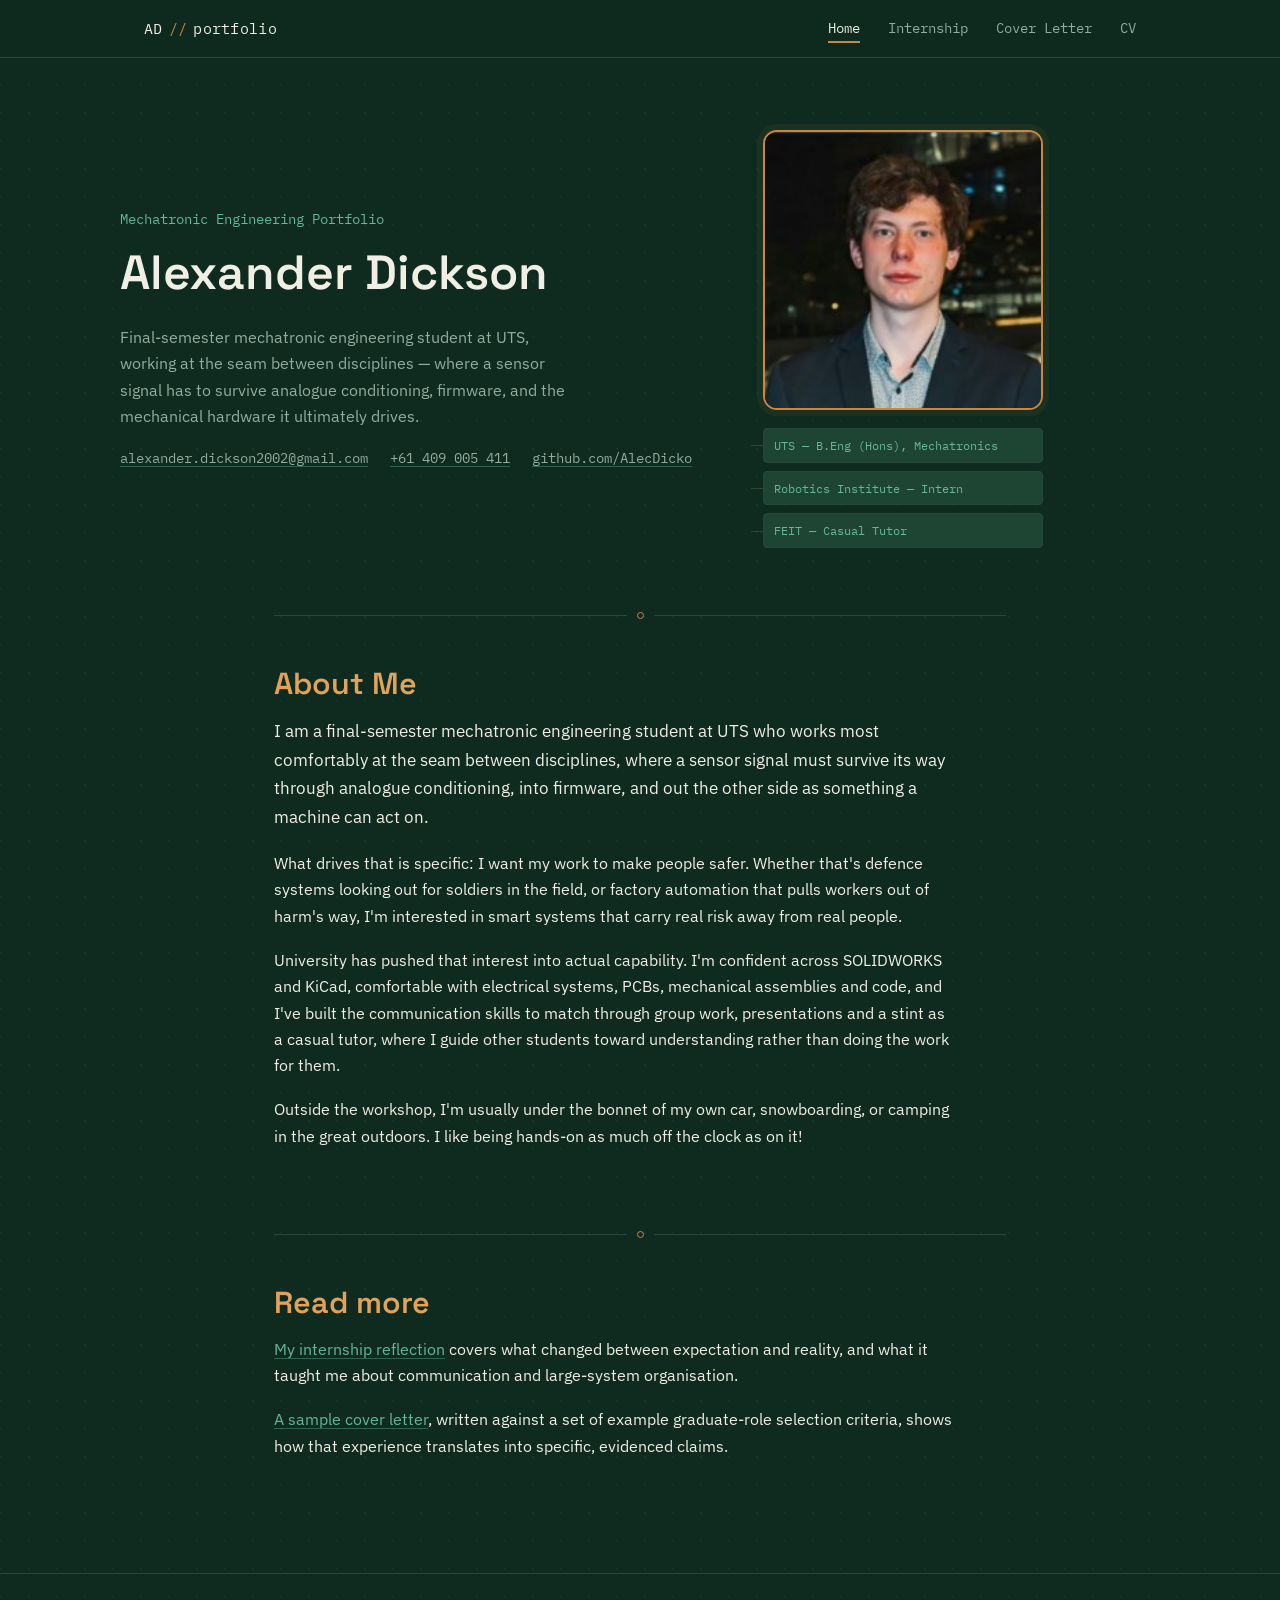
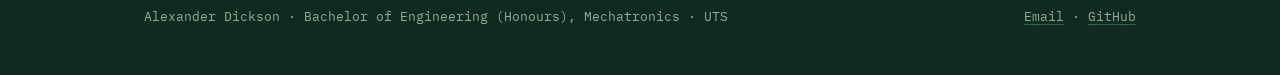
<file: docs/index.html>
<!DOCTYPE html>
<html lang="en">
<head>
<meta charset="UTF-8">
<meta name="viewport" content="width=device-width, initial-scale=1.0">
<title>Alexander Dickson — Mechatronic Engineering Portfolio</title>
<meta name="description" content="Portfolio of Alexander Dickson, final-semester mechatronic engineering student at UTS.">
<link rel="icon" href="data:image/svg+xml,<svg xmlns=%22http://www.w3.org/2000/svg%22 viewBox=%220 0 32 32%22><rect width=%2232%22 height=%2232%22 rx=%226%22 fill=%22%230F2A1F%22/><circle cx=%228%22 cy=%2216%22 r=%222.4%22 fill=%22%23C9873F%22/><circle cx=%2224%22 cy=%2216%22 r=%222.4%22 fill=%22%2363B79B%22/><line x1=%228%22 y1=%2216%22 x2=%2224%22 y2=%2216%22 stroke=%22%23C9873F%22 stroke-width=%222%22/></svg>">
<link rel="stylesheet" href="assets/css/style.css">
</head>
<body>

<nav class="site-nav">
  <div class="site-nav__inner">
    <a href="index.html" class="brand">AD<span class="brand__dot">//</span>portfolio</a>
    <button class="nav-toggle" aria-label="Toggle navigation" aria-expanded="false">&#9776;</button>
    <ul class="nav-links">
      <li><a href="index.html" aria-current="page">Home</a></li>
      <li><a href="internship.html">Internship</a></li>
      <li><a href="cover-letter.html">Cover Letter</a></li>
      <li><a href="cv.html">CV</a></li>
    </ul>
  </div>
</nav>

<header class="hero wrap wrap--wide">
  <div class="hero__grid">
    <div>
      <p class="hero__eyebrow mono">Mechatronic Engineering Portfolio</p>
      <h1 class="hero__title">Alexander Dickson</h1>
      <p class="hero__sub">Final-semester mechatronic engineering student at UTS, working at the seam between disciplines — where a sensor signal has to survive analogue conditioning, firmware, and the mechanical hardware it ultimately drives.</p>
      <div class="hero__contact">
        <a href="mailto:alexander.dickson2002@gmail.com">alexander.dickson2002@gmail.com</a>
        <a href="tel:+61409005411">+61 409 005 411</a>
        <a href="https://github.com/AlecDicko" target="_blank" rel="noopener">github.com/AlecDicko</a>
      </div>
    </div>
    <div class="hero__portrait-wrap">
      <img class="hero__portrait" src="assets/img/alexander.jpg" alt="Alexander Dickson">
      <ul class="hero__tags">
        <li>UTS — B.Eng (Hons), Mechatronics</li>
        <li>Robotics Institute — Intern</li>
        <li>FEIT — Casual Tutor</li>
      </ul>
    </div>
  </div>
</header>

<main class="wrap">

  <div class="trace-divider"><span class="trace-divider__via"></span></div>

  <section class="section" id="about">
    <h2>About Me</h2>
    <p class="lede">I am a final-semester mechatronic engineering student at UTS who works most comfortably at the seam between disciplines, where a sensor signal must survive its way through analogue conditioning, into firmware, and out the other side as something a machine can act on.</p>

    <p>What drives that is specific: I want my work to make people safer. Whether that's defence systems looking out for soldiers in the field, or factory automation that pulls workers out of harm's way, I'm interested in smart systems that carry real risk away from real people.</p>

    <p>University has pushed that interest into actual capability. I'm confident across SOLIDWORKS and KiCad, comfortable with electrical systems, PCBs, mechanical assemblies and code, and I've built the communication skills to match through group work, presentations and a stint as a casual tutor, where I guide other students toward understanding rather than doing the work for them.</p>

    <p>Outside the workshop, I'm usually under the bonnet of my own car, snowboarding, or camping in the great outdoors. I like being hands-on as much off the clock as on it!</p>
  </section>

  <div class="trace-divider"><span class="trace-divider__via"></span></div>

  <section class="section">
    <h2>Read more</h2>
    <p>
      <a href="internship.html">My internship reflection</a> covers what changed between expectation and reality, and what it taught me about communication and large-system organisation.
    </p>
    <p>
      <a href="cover-letter.html">A sample cover letter</a>, written against a set of example graduate-role selection criteria, shows how that experience translates into specific, evidenced claims.
    </p>
  </section>

</main>

<footer class="site-footer">
  <div class="site-footer__inner">
    <span>Alexander Dickson &middot; Bachelor of Engineering (Honours), Mechatronics &middot; UTS</span>
    <span><a href="mailto:alexander.dickson2002@gmail.com">Email</a> &middot; <a href="https://github.com/AlecDicko" target="_blank" rel="noopener">GitHub</a></span>
  </div>
</footer>

<script src="assets/js/main.js"></script>
</body>
</html>
</file>
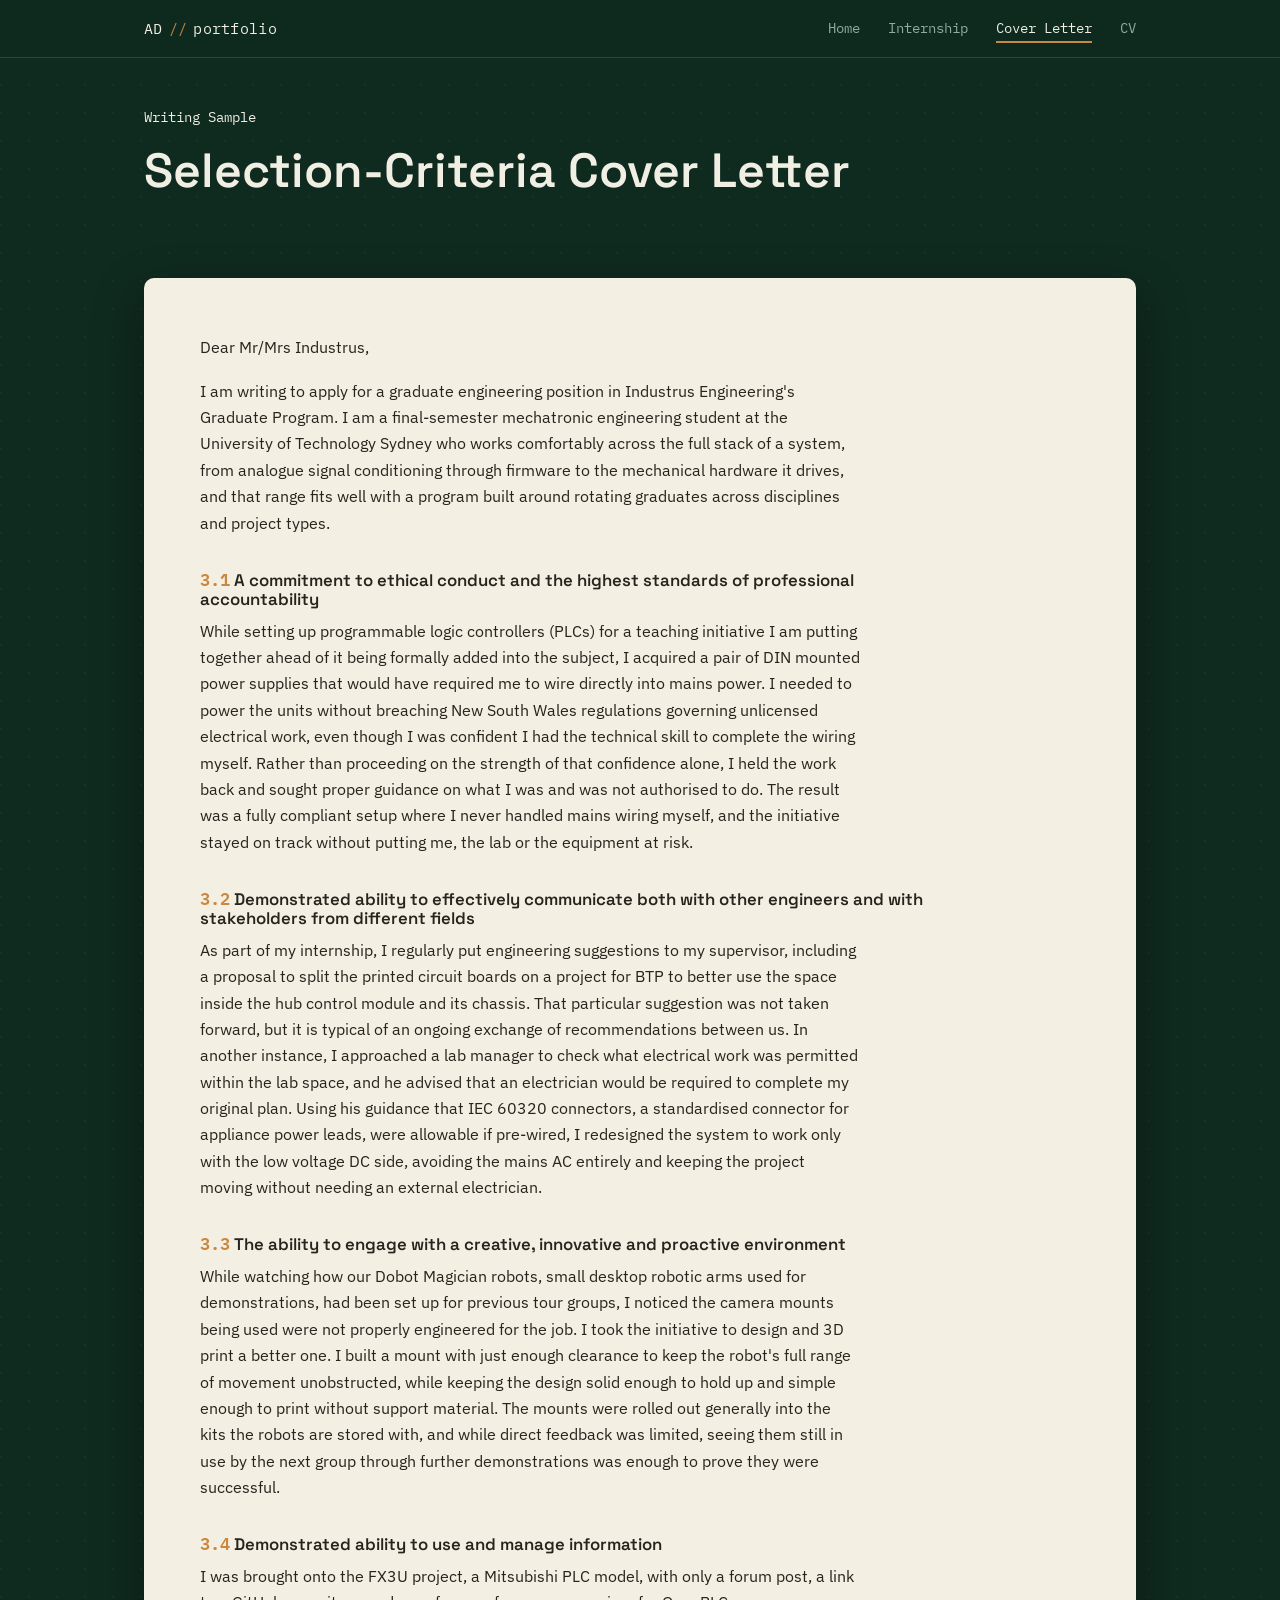
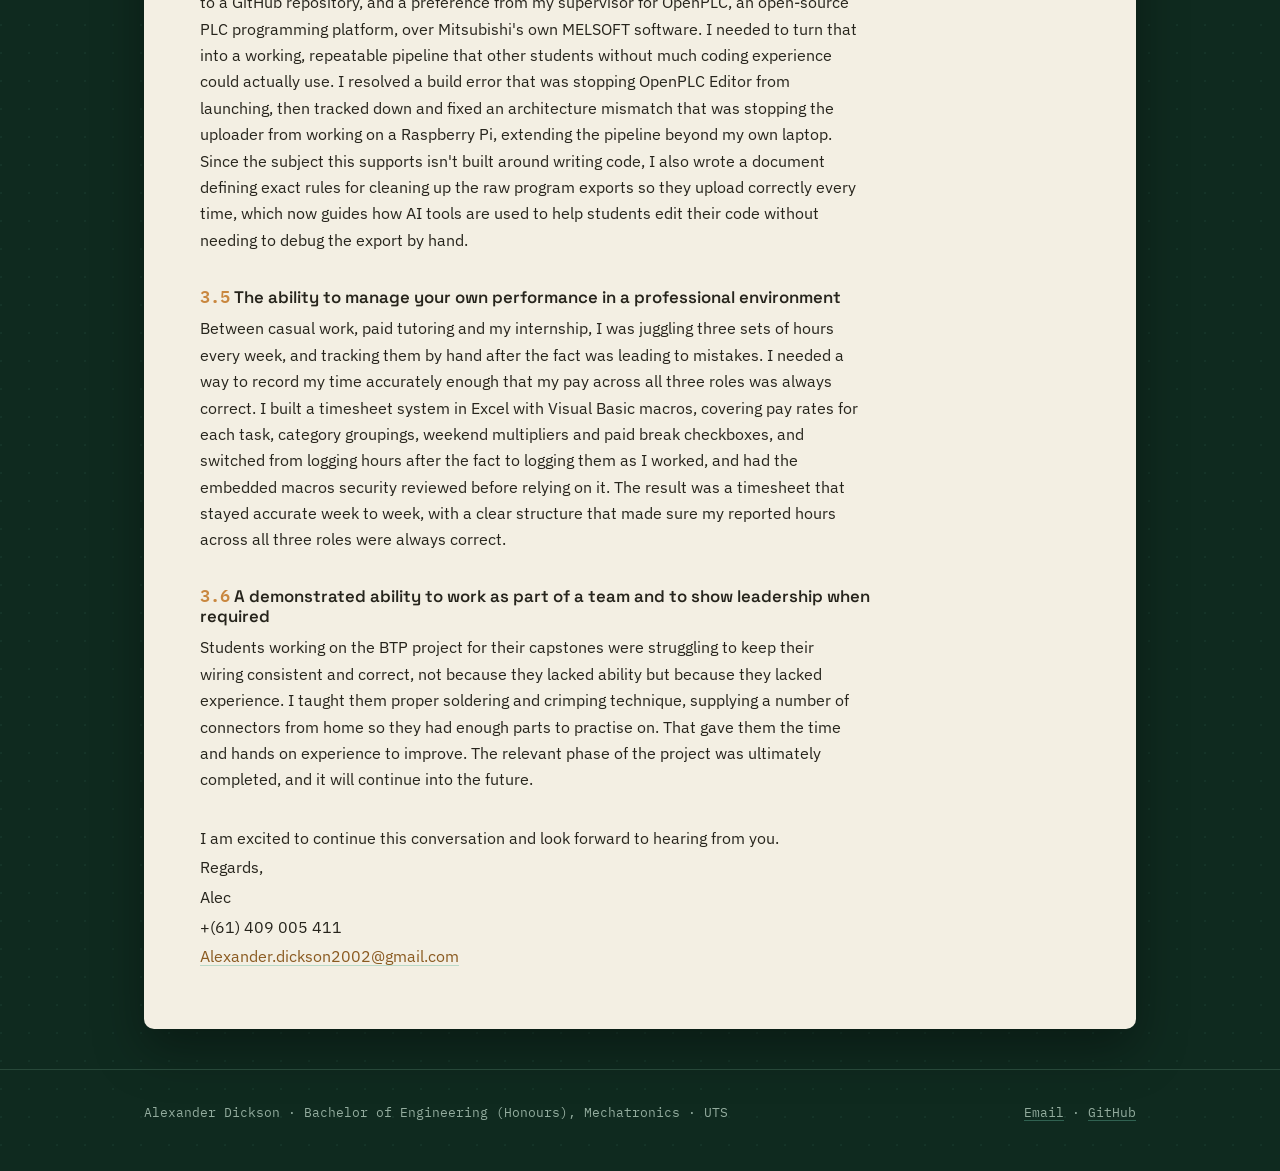
<file: docs/cover-letter.html>
<!DOCTYPE html>
<html lang="en">
<head>
<meta charset="UTF-8">
<meta name="viewport" content="width=device-width, initial-scale=1.0">
<title>Cover Letter Sample — Alexander Dickson</title>
<meta name="description" content="Sample selection-criteria cover letter.">
<link rel="icon" href="data:image/svg+xml,<svg xmlns=%22http://www.w3.org/2000/svg%22 viewBox=%220 0 32 32%22><rect width=%2232%22 height=%2232%22 rx=%226%22 fill=%22%230F2A1F%22/><circle cx=%228%22 cy=%2216%22 r=%222.4%22 fill=%22%23C9873F%22/><circle cx=%2224%22 cy=%2216%22 r=%222.4%22 fill=%22%2363B79B%22/><line x1=%228%22 y1=%2216%22 x2=%2224%22 y2=%2216%22 stroke=%22%23C9873F%22 stroke-width=%222%22/></svg>">
<link rel="stylesheet" href="assets/css/style.css">
</head>
<body>

<nav class="site-nav">
  <div class="site-nav__inner">
    <a href="index.html" class="brand">AD<span class="brand__dot">//</span>portfolio</a>
    <button class="nav-toggle" aria-label="Toggle navigation" aria-expanded="false">&#9776;</button>
    <ul class="nav-links">
      <li><a href="index.html">Home</a></li>
      <li><a href="internship.html">Internship</a></li>
      <li><a href="cover-letter.html" aria-current="page">Cover Letter</a></li>
      <li><a href="cv.html">CV</a></li>
    </ul>
  </div>
</nav>

<main class="wrap wrap--wide">
  <header class="section" style="padding-top: 48px;">
    <p class="hero__eyebrow mono">Writing Sample</p>
    <h1>Selection-Criteria Cover Letter</h1>
  </header>

  <article class="doc-card">
    <p>Dear Mr/Mrs Industrus,</p>

    <p>I am writing to apply for a graduate engineering position in Industrus Engineering's Graduate Program. I am a final-semester mechatronic engineering student at the University of Technology Sydney who works comfortably across the full stack of a system, from analogue signal conditioning through firmware to the mechanical hardware it drives, and that range fits well with a program built around rotating graduates across disciplines and project types.</p>

    <h3><span class="mono">3.1</span> A commitment to ethical conduct and the highest standards of professional accountability</h3>
    <p>While setting up programmable logic controllers (PLCs) for a teaching initiative I am putting together ahead of it being formally added into the subject, I acquired a pair of DIN mounted power supplies that would have required me to wire directly into mains power. I needed to power the units without breaching New South Wales regulations governing unlicensed electrical work, even though I was confident I had the technical skill to complete the wiring myself. Rather than proceeding on the strength of that confidence alone, I held the work back and sought proper guidance on what I was and was not authorised to do. The result was a fully compliant setup where I never handled mains wiring myself, and the initiative stayed on track without putting me, the lab or the equipment at risk.</p>

    <h3><span class="mono">3.2</span> Demonstrated ability to effectively communicate both with other engineers and with stakeholders from different fields</h3>
    <p>As part of my internship, I regularly put engineering suggestions to my supervisor, including a proposal to split the printed circuit boards on a project for BTP to better use the space inside the hub control module and its chassis. That particular suggestion was not taken forward, but it is typical of an ongoing exchange of recommendations between us. In another instance, I approached a lab manager to check what electrical work was permitted within the lab space, and he advised that an electrician would be required to complete my original plan. Using his guidance that IEC 60320 connectors, a standardised connector for appliance power leads, were allowable if pre-wired, I redesigned the system to work only with the low voltage DC side, avoiding the mains AC entirely and keeping the project moving without needing an external electrician.</p>

    <h3><span class="mono">3.3</span> The ability to engage with a creative, innovative and proactive environment</h3>
    <p>While watching how our Dobot Magician robots, small desktop robotic arms used for demonstrations, had been set up for previous tour groups, I noticed the camera mounts being used were not properly engineered for the job. I took the initiative to design and 3D print a better one. I built a mount with just enough clearance to keep the robot's full range of movement unobstructed, while keeping the design solid enough to hold up and simple enough to print without support material. The mounts were rolled out generally into the kits the robots are stored with, and while direct feedback was limited, seeing them still in use by the next group through further demonstrations was enough to prove they were successful.</p>

    <h3><span class="mono">3.4</span> Demonstrated ability to use and manage information</h3>
    <p>I was brought onto the FX3U project, a Mitsubishi PLC model, with only a forum post, a link to a GitHub repository, and a preference from my supervisor for OpenPLC, an open-source PLC programming platform, over Mitsubishi's own MELSOFT software. I needed to turn that into a working, repeatable pipeline that other students without much coding experience could actually use. I resolved a build error that was stopping OpenPLC Editor from launching, then tracked down and fixed an architecture mismatch that was stopping the uploader from working on a Raspberry Pi, extending the pipeline beyond my own laptop. Since the subject this supports isn't built around writing code, I also wrote a document defining exact rules for cleaning up the raw program exports so they upload correctly every time, which now guides how AI tools are used to help students edit their code without needing to debug the export by hand.</p>

    <h3><span class="mono">3.5</span> The ability to manage your own performance in a professional environment</h3>
    <p>Between casual work, paid tutoring and my internship, I was juggling three sets of hours every week, and tracking them by hand after the fact was leading to mistakes. I needed a way to record my time accurately enough that my pay across all three roles was always correct. I built a timesheet system in Excel with Visual Basic macros, covering pay rates for each task, category groupings, weekend multipliers and paid break checkboxes, and switched from logging hours after the fact to logging them as I worked, and had the embedded macros security reviewed before relying on it. The result was a timesheet that stayed accurate week to week, with a clear structure that made sure my reported hours across all three roles were always correct.</p>

    <h3><span class="mono">3.6</span> A demonstrated ability to work as part of a team and to show leadership when required</h3>
    <p>Students working on the BTP project for their capstones were struggling to keep their wiring consistent and correct, not because they lacked ability but because they lacked experience. I taught them proper soldering and crimping technique, supplying a number of connectors from home so they had enough parts to practise on. That gave them the time and hands on experience to improve. The relevant phase of the project was ultimately completed, and it will continue into the future.</p>

    <div class="sign-off">
      <p>I am excited to continue this conversation and look forward to hearing from you.</p>
      <p>Regards,</p>
      <p>Alec</p>
      <p>+(61) 409 005 411</p>
      <p><a href="mailto:Alexander.dickson2002@gmail.com">Alexander.dickson2002@gmail.com</a></p>
    </div>
  </article>
</main>

<footer class="site-footer">
  <div class="site-footer__inner">
    <span>Alexander Dickson &middot; Bachelor of Engineering (Honours), Mechatronics &middot; UTS</span>
    <span><a href="mailto:alexander.dickson2002@gmail.com">Email</a> &middot; <a href="https://github.com/AlecDicko" target="_blank" rel="noopener">GitHub</a></span>
  </div>
</footer>

<script src="assets/js/main.js"></script>
</body>
</html>
</file>
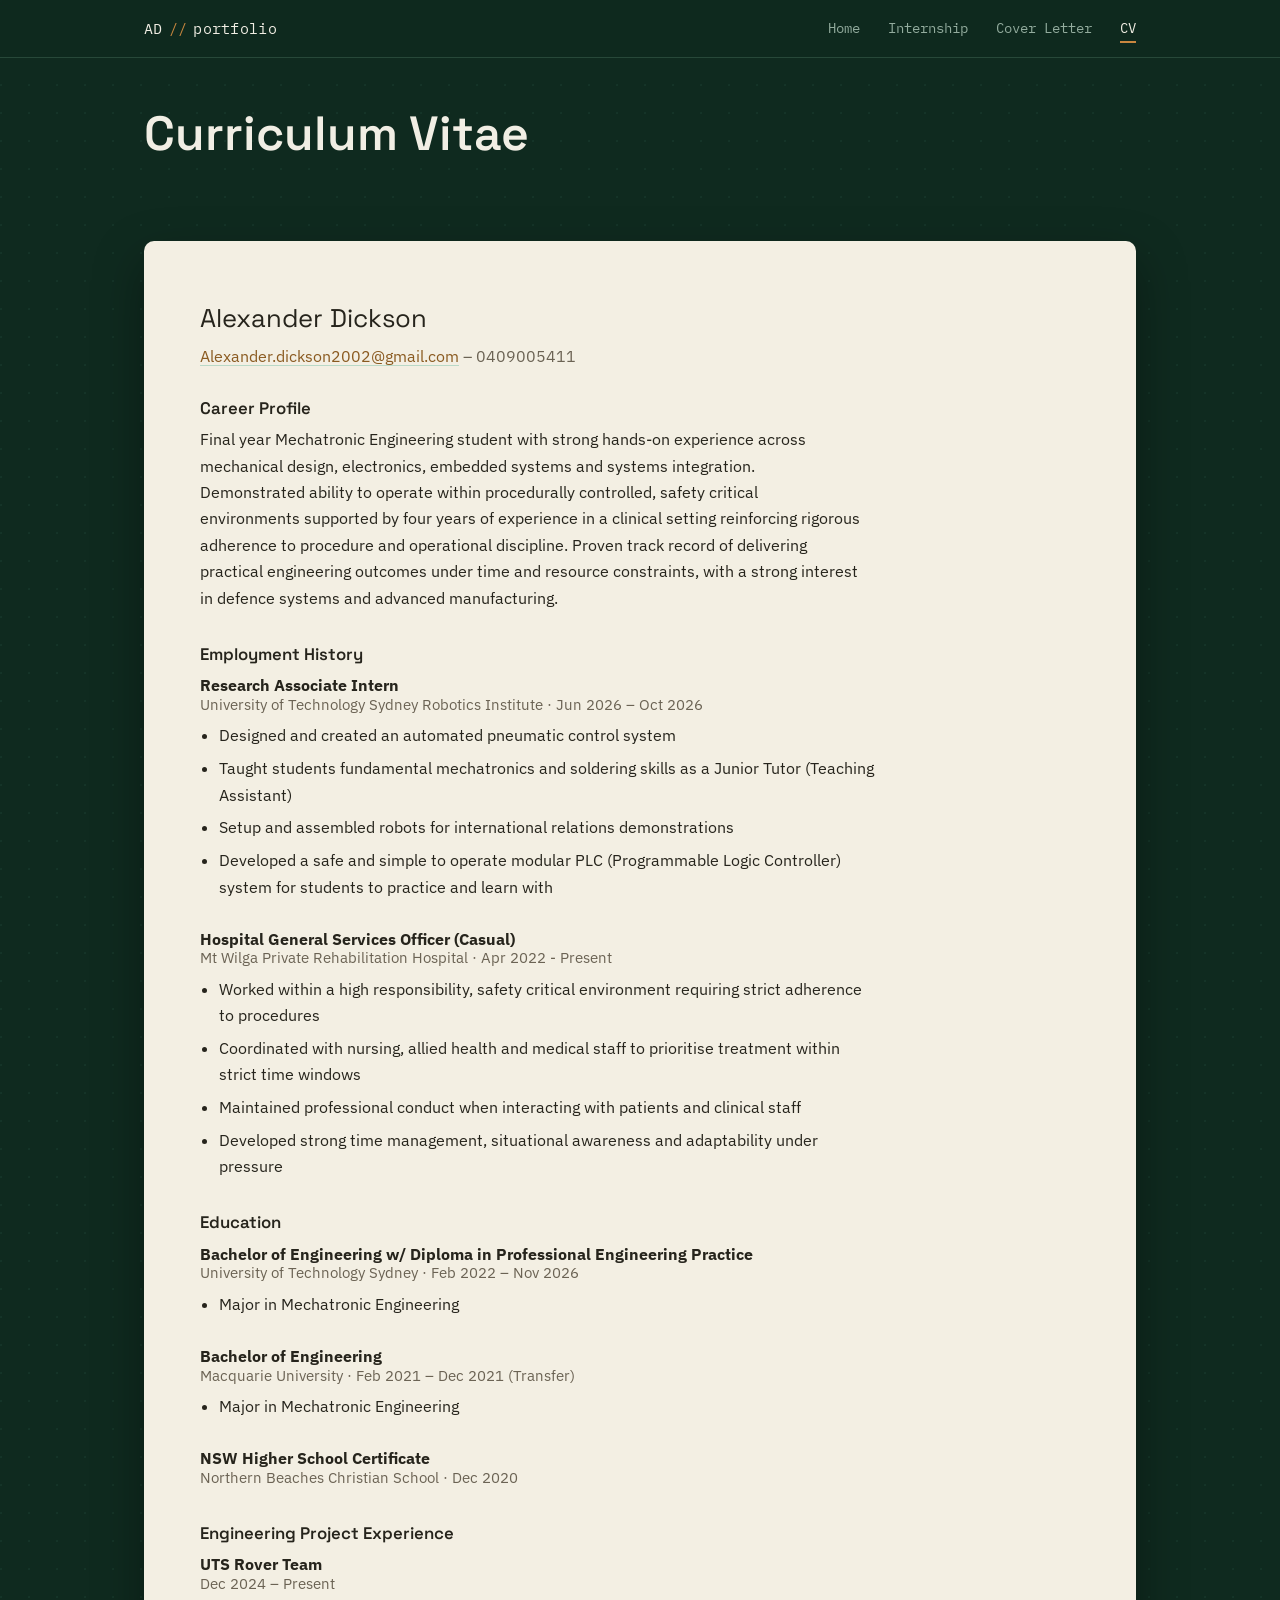
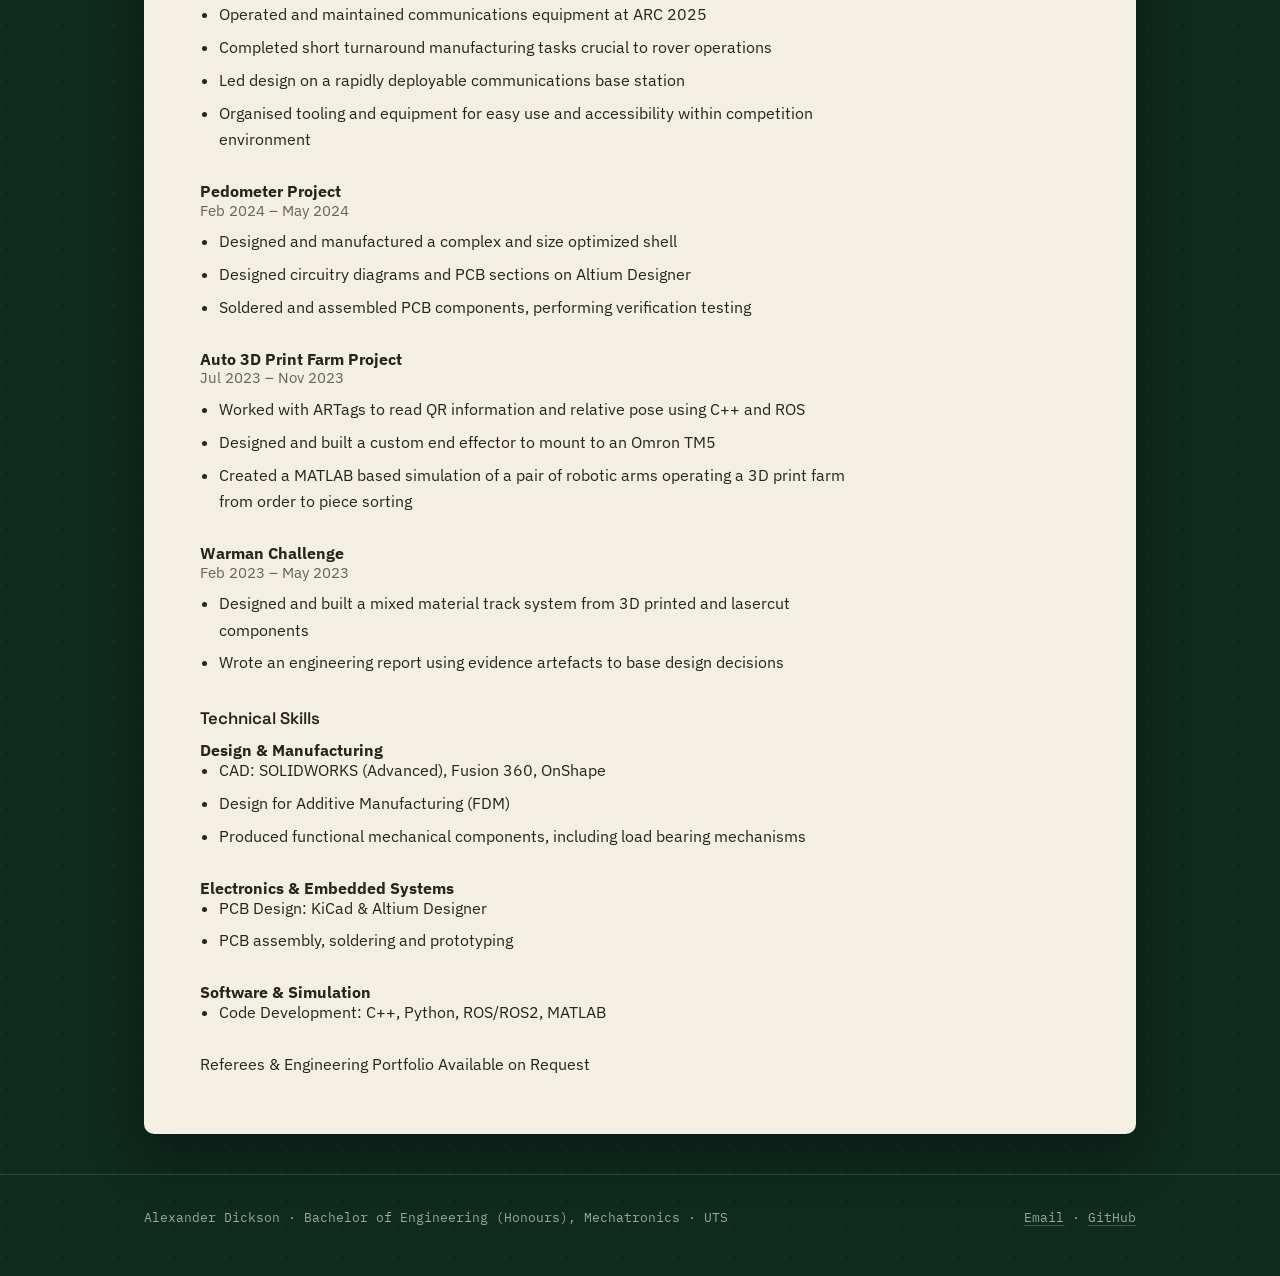
<file: docs/cv.html>
<!DOCTYPE html>
<html lang="en">
<head>
<meta charset="UTF-8">
<meta name="viewport" content="width=device-width, initial-scale=1.0">
<title>CV — Alexander Dickson</title>
<meta name="description" content="Curriculum Vitae, final-year Mechatronic Engineering student.">
<link rel="icon" href="data:image/svg+xml,<svg xmlns=%22http://www.w3.org/2000/svg%22 viewBox=%220 0 32 32%22><rect width=%2232%22 height=%2232%22 rx=%226%22 fill=%22%230F2A1F%22/><circle cx=%228%22 cy=%2216%22 r=%222.4%22 fill=%22%23C9873F%22/><circle cx=%2224%22 cy=%2216%22 r=%222.4%22 fill=%22%2363B79B%22/><line x1=%228%22 y1=%2216%22 x2=%2224%22 y2=%2216%22 stroke=%22%23C9873F%22 stroke-width=%222%22/></svg>">
<link rel="stylesheet" href="assets/css/style.css">
</head>
<body>

<nav class="site-nav">
  <div class="site-nav__inner">
    <a href="index.html" class="brand">AD<span class="brand__dot">//</span>portfolio</a>
    <button class="nav-toggle" aria-label="Toggle navigation" aria-expanded="false">&#9776;</button>
    <ul class="nav-links">
      <li><a href="index.html">Home</a></li>
      <li><a href="internship.html">Internship</a></li>
      <li><a href="cover-letter.html">Cover Letter</a></li>
      <li><a href="cv.html" aria-current="page">CV</a></li>
    </ul>
  </div>
</nav>

<main class="wrap wrap--wide">
  <header class="section" style="padding-top: 48px;">
    <h1>Curriculum Vitae</h1>
  </header>

  <article class="doc-card">
    <p class="cv-name">Alexander Dickson</p>
    <p class="cv-contact"><a href="mailto:Alexander.dickson2002@gmail.com">Alexander.dickson2002@gmail.com</a> &ndash; 0409005411</p>

    <h3 style="margin-top:0;">Career Profile</h3>
    <p>Final year Mechatronic Engineering student with strong hands-on experience across mechanical design, electronics, embedded systems and systems integration. Demonstrated ability to operate within procedurally controlled, safety critical environments supported by four years of experience in a clinical setting reinforcing rigorous adherence to procedure and operational discipline. Proven track record of delivering practical engineering outcomes under time and resource constraints, with a strong interest in defence systems and advanced manufacturing.</p>

    <h3>Employment History</h3>

    <p style="margin-bottom:0;"><strong>Research Associate Intern</strong></p>
    <p class="role-meta">University of Technology Sydney Robotics Institute &middot; Jun 2026 &ndash; Oct 2026</p>
    <ul>
      <li>Designed and created an automated pneumatic control system</li>
      <li>Taught students fundamental mechatronics and soldering skills as a Junior Tutor (Teaching Assistant)</li>
      <li>Setup and assembled robots for international relations demonstrations</li>
      <li>Developed a safe and simple to operate modular PLC (Programmable Logic Controller) system for students to practice and learn with</li>
    </ul>

    <p style="margin-bottom:0;"><strong>Hospital General Services Officer (Casual)</strong></p>
    <p class="role-meta">Mt Wilga Private Rehabilitation Hospital &middot; Apr 2022 - Present</p>
    <ul>
      <li>Worked within a high responsibility, safety critical environment requiring strict adherence to procedures</li>
      <li>Coordinated with nursing, allied health and medical staff to prioritise treatment within strict time windows</li>
      <li>Maintained professional conduct when interacting with patients and clinical staff</li>
      <li>Developed strong time management, situational awareness and adaptability under pressure</li>
    </ul>

    <h3>Education</h3>

    <p style="margin-bottom:0;"><strong>Bachelor of Engineering w/ Diploma in Professional Engineering Practice</strong></p>
    <p class="role-meta">University of Technology Sydney &middot; Feb 2022 &ndash; Nov 2026</p>
    <ul>
      <li>Major in Mechatronic Engineering</li>
    </ul>

    <p style="margin-bottom:0;"><strong>Bachelor of Engineering</strong></p>
    <p class="role-meta">Macquarie University &middot; Feb 2021 &ndash; Dec 2021 (Transfer)</p>
    <ul>
      <li>Major in Mechatronic Engineering</li>
    </ul>

    <p style="margin-bottom:0;"><strong>NSW Higher School Certificate</strong></p>
    <p class="role-meta">Northern Beaches Christian School &middot; Dec 2020</p>

    <h3>Engineering Project Experience</h3>

    <p style="margin-bottom:0;"><strong>UTS Rover Team</strong></p>
    <p class="role-meta">Dec 2024 &ndash; Present</p>
    <ul>
      <li>Operated and maintained communications equipment at ARC 2025</li>
      <li>Completed short turnaround manufacturing tasks crucial to rover operations</li>
      <li>Led design on a rapidly deployable communications base station</li>
      <li>Organised tooling and equipment for easy use and accessibility within competition environment</li>
    </ul>

    <p style="margin-bottom:0;"><strong>Pedometer Project</strong></p>
    <p class="role-meta">Feb 2024 &ndash; May 2024</p>
    <ul>
      <li>Designed and manufactured a complex and size optimized shell</li>
      <li>Designed circuitry diagrams and PCB sections on Altium Designer</li>
      <li>Soldered and assembled PCB components, performing verification testing</li>
    </ul>

    <p style="margin-bottom:0;"><strong>Auto 3D Print Farm Project</strong></p>
    <p class="role-meta">Jul 2023 &ndash; Nov 2023</p>
    <ul>
      <li>Worked with ARTags to read QR information and relative pose using C++ and ROS</li>
      <li>Designed and built a custom end effector to mount to an Omron TM5</li>
      <li>Created a MATLAB based simulation of a pair of robotic arms operating a 3D print farm from order to piece sorting</li>
    </ul>

    <p style="margin-bottom:0;"><strong>Warman Challenge</strong></p>
    <p class="role-meta">Feb 2023 &ndash; May 2023</p>
    <ul>
      <li>Designed and built a mixed material track system from 3D printed and lasercut components</li>
      <li>Wrote an engineering report using evidence artefacts to base design decisions</li>
    </ul>

    <h3>Technical Skills</h3>

    <p style="margin-bottom:0;"><strong>Design &amp; Manufacturing</strong></p>
    <ul>
      <li>CAD: SOLIDWORKS (Advanced), Fusion 360, OnShape</li>
      <li>Design for Additive Manufacturing (FDM)</li>
      <li>Produced functional mechanical components, including load bearing mechanisms</li>
    </ul>

    <p style="margin-bottom:0;"><strong>Electronics &amp; Embedded Systems</strong></p>
    <ul>
      <li>PCB Design: KiCad &amp; Altium Designer</li>
      <li>PCB assembly, soldering and prototyping</li>
    </ul>

    <p style="margin-bottom:0;"><strong>Software &amp; Simulation</strong></p>
    <ul>
      <li>Code Development: C++, Python, ROS/ROS2, MATLAB</li>
    </ul>

    <p style="margin-top:1.6em; margin-bottom:0;">Referees &amp; Engineering Portfolio Available on Request</p>
  </article>
</main>

<footer class="site-footer">
  <div class="site-footer__inner">
    <span>Alexander Dickson &middot; Bachelor of Engineering (Honours), Mechatronics &middot; UTS</span>
    <span><a href="mailto:alexander.dickson2002@gmail.com">Email</a> &middot; <a href="https://github.com/AlecDicko" target="_blank" rel="noopener">GitHub</a></span>
  </div>
</footer>

<script src="assets/js/main.js"></script>
</body>
</html>
</file>
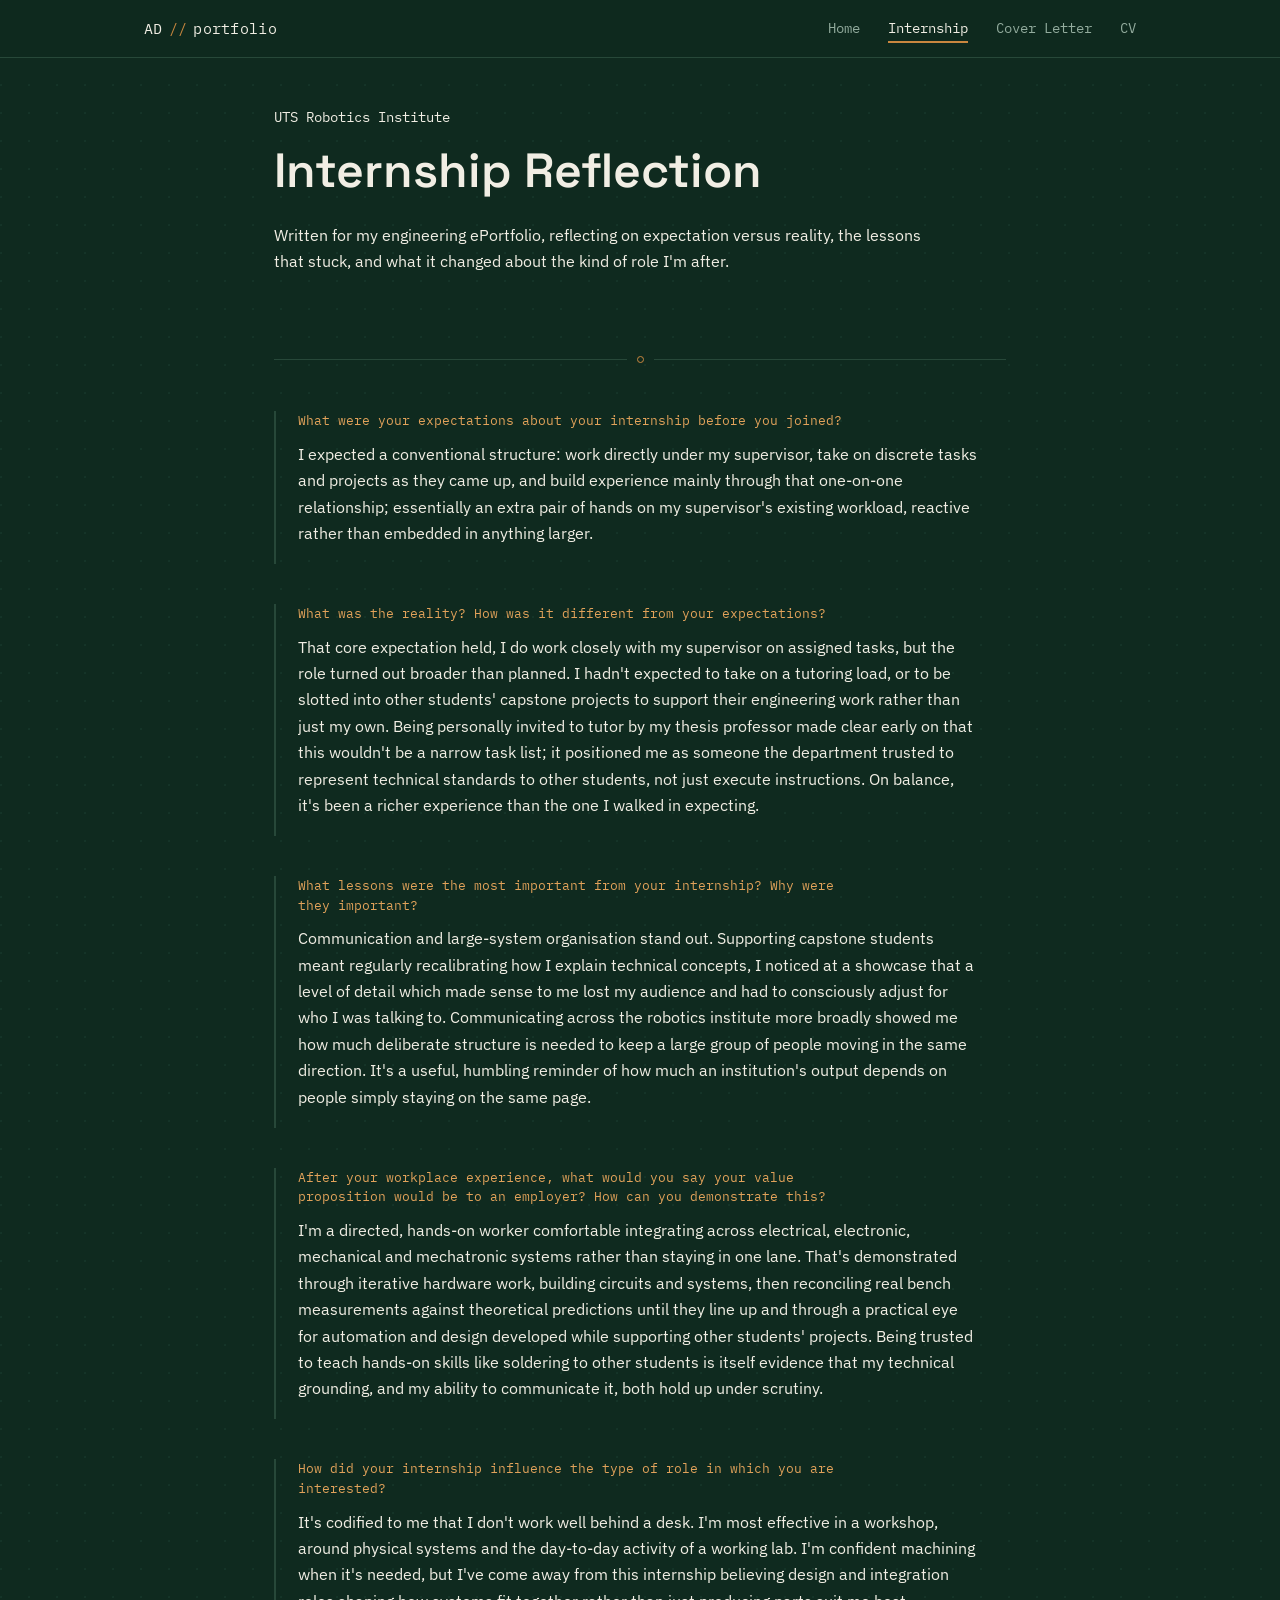
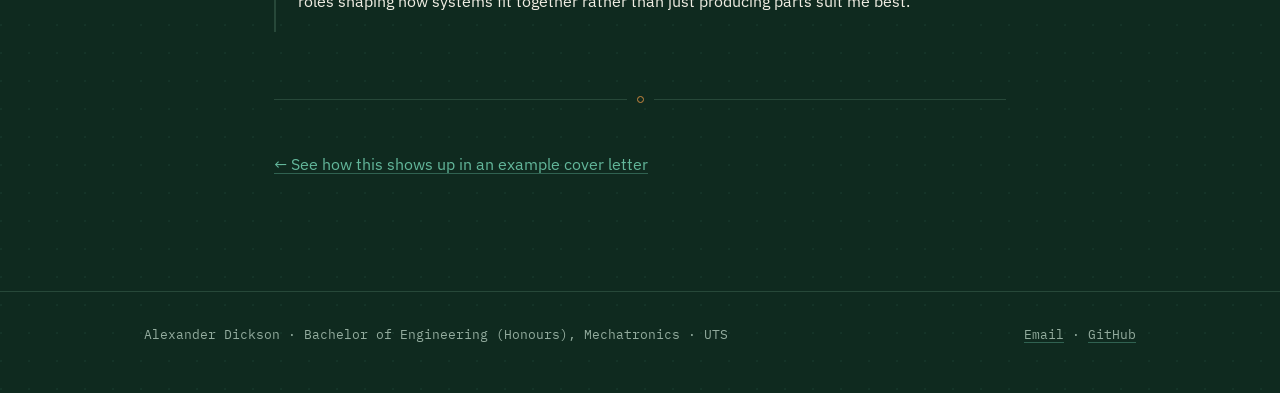
<file: docs/internship.html>
<!DOCTYPE html>
<html lang="en">
<head>
<meta charset="UTF-8">
<meta name="viewport" content="width=device-width, initial-scale=1.0">
<title>Internship Reflection — Alexander Dickson</title>
<meta name="description" content="Reflection on my engineering internship at the robotics institute.">
<link rel="icon" href="data:image/svg+xml,<svg xmlns=%22http://www.w3.org/2000/svg%22 viewBox=%220 0 32 32%22><rect width=%2232%22 height=%2232%22 rx=%226%22 fill=%22%230F2A1F%22/><circle cx=%228%22 cy=%2216%22 r=%222.4%22 fill=%22%23C9873F%22/><circle cx=%2224%22 cy=%2216%22 r=%222.4%22 fill=%22%2363B79B%22/><line x1=%228%22 y1=%2216%22 x2=%2224%22 y2=%2216%22 stroke=%22%23C9873F%22 stroke-width=%222%22/></svg>">
<link rel="stylesheet" href="assets/css/style.css">
</head>
<body>

<nav class="site-nav">
  <div class="site-nav__inner">
    <a href="index.html" class="brand">AD<span class="brand__dot">//</span>portfolio</a>
    <button class="nav-toggle" aria-label="Toggle navigation" aria-expanded="false">&#9776;</button>
    <ul class="nav-links">
      <li><a href="index.html">Home</a></li>
      <li><a href="internship.html" aria-current="page">Internship</a></li>
      <li><a href="cover-letter.html">Cover Letter</a></li>
      <li><a href="cv.html">CV</a></li>
    </ul>
  </div>
</nav>

<main class="wrap">
  <header class="section" style="padding-top: 48px;">
    <p class="hero__eyebrow mono">UTS Robotics Institute</p>
    <h1>Internship Reflection</h1>
    <p class="muted">Written for my engineering ePortfolio, reflecting on expectation versus reality, the lessons that stuck, and what it changed about the kind of role I'm after.</p>
  </header>

  <div class="trace-divider"><span class="trace-divider__via"></span></div>

  <section class="section">
    <div class="qa">

      <div class="qa__item">
        <p class="qa__q">What were your expectations about your internship before you joined?</p>
        <p>I expected a conventional structure: work directly under my supervisor, take on discrete tasks and projects as they came up, and build experience mainly through that one-on-one relationship; essentially an extra pair of hands on my supervisor's existing workload, reactive rather than embedded in anything larger.</p>
      </div>

      <div class="qa__item">
        <p class="qa__q">What was the reality? How was it different from your expectations?</p>
        <p>That core expectation held, I do work closely with my supervisor on assigned tasks, but the role turned out broader than planned. I hadn't expected to take on a tutoring load, or to be slotted into other students' capstone projects to support their engineering work rather than just my own. Being personally invited to tutor by my thesis professor made clear early on that this wouldn't be a narrow task list; it positioned me as someone the department trusted to represent technical standards to other students, not just execute instructions. On balance, it's been a richer experience than the one I walked in expecting.</p>
      </div>

      <div class="qa__item">
        <p class="qa__q">What lessons were the most important from your internship? Why were they important?</p>
        <p>Communication and large-system organisation stand out. Supporting capstone students meant regularly recalibrating how I explain technical concepts, I noticed at a showcase that a level of detail which made sense to me lost my audience and had to consciously adjust for who I was talking to. Communicating across the robotics institute more broadly showed me how much deliberate structure is needed to keep a large group of people moving in the same direction. It's a useful, humbling reminder of how much an institution's output depends on people simply staying on the same page.</p>
      </div>

      <div class="qa__item">
        <p class="qa__q">After your workplace experience, what would you say your value proposition would be to an employer? How can you demonstrate this?</p>
        <p>I'm a directed, hands-on worker comfortable integrating across electrical, electronic, mechanical and mechatronic systems rather than staying in one lane. That's demonstrated through iterative hardware work, building circuits and systems, then reconciling real bench measurements against theoretical predictions until they line up and through a practical eye for automation and design developed while supporting other students' projects. Being trusted to teach hands-on skills like soldering to other students is itself evidence that my technical grounding, and my ability to communicate it, both hold up under scrutiny.</p>
      </div>

      <div class="qa__item">
        <p class="qa__q">How did your internship influence the type of role in which you are interested?</p>
        <p>It's codified to me that I don't work well behind a desk. I'm most effective in a workshop, around physical systems and the day-to-day activity of a working lab. I'm confident machining when it's needed, but I've come away from this internship believing design and integration roles shaping how systems fit together rather than just producing parts suit me best.</p>
      </div>

    </div>
  </section>

  <div class="trace-divider"><span class="trace-divider__via"></span></div>

  <section class="section">
    <p><a href="cover-letter.html">&larr; See how this shows up in an example cover letter</a></p>
  </section>
</main>

<footer class="site-footer">
  <div class="site-footer__inner">
    <span>Alexander Dickson &middot; Bachelor of Engineering (Honours), Mechatronics &middot; UTS</span>
    <span><a href="mailto:alexander.dickson2002@gmail.com">Email</a> &middot; <a href="https://github.com/AlecDicko" target="_blank" rel="noopener">GitHub</a></span>
  </div>
</footer>

<script src="assets/js/main.js"></script>
</body>
</html>
</file>
<file: docs/assets/css/style.css>
/* =========================================================
   Alexander Dickson — Mechatronic Engineering Portfolio
   Design language: PCB fabrication — solder-mask green,
   copper traces, silkscreen text.
   ========================================================= */

@import url('https://fonts.googleapis.com/css2?family=Space+Grotesk:wght@500;600;700&family=IBM+Plex+Sans:wght@400;500;600&family=IBM+Plex+Mono:wght@400;500&display=swap');

:root {
  --bg: #0F2A1F;
  --panel: #17392B;
  --panel-light: #1E4433;
  --paper: #F3EFE3;
  --paper-ink: #26241C;
  --ink: #F1EEE4;
  --muted: #93AC9E;
  --copper: #C9873F;
  --copper-bright: #E1A25A;
  --trace: #63B79B;
  --border: #274839;
  --max: 780px;

  color-scheme: dark;
}

* { box-sizing: border-box; }

html {
  scroll-behavior: smooth;
  scroll-padding-top: 84px;
}

body {
  margin: 0;
  background: var(--bg);
  background-image:
    radial-gradient(circle at 1px 1px, rgba(99, 183, 155, 0.07) 1px, transparent 1px);
  background-size: 28px 28px;
  color: var(--ink);
  font-family: 'IBM Plex Sans', -apple-system, BlinkMacSystemFont, sans-serif;
  font-size: 16px;
  line-height: 1.65;
  -webkit-font-smoothing: antialiased;
}

h1, h2, h3 {
  font-family: 'Space Grotesk', 'IBM Plex Sans', sans-serif;
  line-height: 1.15;
  margin: 0 0 0.5em 0;
  font-weight: 600;
}

h1 { font-size: clamp(2.1rem, 4vw, 3rem); }
h2 { font-size: clamp(1.5rem, 2.6vw, 1.9rem); color: var(--copper-bright); }
h3 { font-size: 1.15rem; color: var(--ink); }

p { margin: 0 0 1.1em 0; max-width: 68ch; }

a {
  color: var(--trace);
  text-decoration-color: rgba(99, 183, 155, 0.4);
  text-underline-offset: 3px;
  transition: color 0.15s ease, text-decoration-color 0.15s ease;
}
a:hover, a:focus-visible { color: var(--copper-bright); text-decoration-color: var(--copper-bright); }

:focus-visible {
  outline: 2px solid var(--copper-bright);
  outline-offset: 3px;
}

.mono {
  font-family: 'IBM Plex Mono', monospace;
}

/* ---------- Layout shell ---------- */

.wrap {
  max-width: var(--max);
  margin: 0 auto;
  padding: 0 24px;
}

.wrap--wide {
  max-width: 1040px;
}

/* ---------- Nav ---------- */

.site-nav {
  position: sticky;
  top: 0;
  z-index: 50;
  background: rgba(15, 42, 31, 0.92);
  -webkit-backdrop-filter: blur(6px);
  backdrop-filter: blur(6px);
  border-bottom: 1px solid var(--border);
}

.site-nav__inner {
  max-width: 1040px;
  margin: 0 auto;
  padding: 16px 24px;
  display: flex;
  align-items: center;
  justify-content: space-between;
  gap: 16px;
}

.brand {
  font-family: 'IBM Plex Mono', monospace;
  font-size: 0.95rem;
  color: var(--ink);
  text-decoration: none;
  letter-spacing: 0.02em;
  display: flex;
  align-items: baseline;
  gap: 6px;
}
.brand:hover { color: var(--ink); text-decoration: none; }
.brand__dot { color: var(--copper); }

.nav-links {
  display: flex;
  gap: 28px;
  list-style: none;
  margin: 0;
  padding: 0;
  font-family: 'IBM Plex Mono', monospace;
  font-size: 0.85rem;
}

.nav-links a {
  color: var(--muted);
  text-decoration: none;
  padding-bottom: 4px;
  border-bottom: 2px solid transparent;
}

.nav-links a:hover,
.nav-links a[aria-current="page"] {
  color: var(--ink);
  border-bottom-color: var(--copper);
}

.nav-toggle {
  display: none;
  background: none;
  border: 1px solid var(--border);
  border-radius: 6px;
  color: var(--ink);
  width: 38px;
  height: 34px;
  font-size: 1.1rem;
  cursor: pointer;
}

@media (max-width: 640px) {
  .nav-links {
    position: absolute;
    top: 100%;
    left: 0;
    right: 0;
    background: var(--panel);
    border-bottom: 1px solid var(--border);
    flex-direction: column;
    gap: 0;
    display: none;
  }
  .nav-links.is-open { display: flex; }
  .nav-links a {
    padding: 14px 24px;
    width: 100%;
    border-bottom: 1px solid var(--border);
    border-left: 2px solid transparent;
  }
  .nav-links a:hover, .nav-links a[aria-current="page"] {
    border-bottom-color: var(--border);
    border-left-color: var(--copper);
  }
  .nav-toggle { display: block; }
}

/* ---------- Hero (home only) ---------- */

.hero {
  padding: 72px 0 56px;
  overflow: hidden;
}

.hero__grid {
  display: grid;
  grid-template-columns: 1.2fr 0.8fr;
  gap: 48px;
  align-items: center;
}

@media (max-width: 780px) {
  .hero__grid { grid-template-columns: 1fr; }
  .hero__portrait { order: -1; margin: 0 auto; }
}

.hero__eyebrow {
  font-family: 'IBM Plex Mono', monospace;
  font-size: 0.85rem;
  color: var(--trace);
  margin: 0 0 14px 0;
}

.hero__title {
  animation: rise 0.7s ease both;
}

.hero__sub {
  color: var(--muted);
  max-width: 46ch;
  animation: rise 0.7s 0.1s ease both;
}

.hero__contact {
  display: flex;
  flex-wrap: wrap;
  gap: 14px 22px;
  font-family: 'IBM Plex Mono', monospace;
  font-size: 0.85rem;
  color: var(--muted);
  animation: rise 0.7s 0.2s ease both;
}
.hero__contact a { color: var(--muted); }
.hero__contact a:hover { color: var(--copper-bright); }

.hero__portrait-wrap {
  position: relative;
  width: min(280px, 70vw);
  animation: rise 0.7s 0.15s ease both;
}

.hero__portrait {
  width: 100%;
  aspect-ratio: 1 / 1;
  object-fit: cover;
  border-radius: 14px;
  border: 2px solid var(--copper);
  box-shadow: 0 0 0 6px rgba(201, 135, 63, 0.08);
  display: block;
}

.hero__tags {
  list-style: none;
  margin: 18px 0 0 0;
  padding: 0;
  display: flex;
  flex-direction: column;
  gap: 8px;
}

.hero__tags li {
  font-family: 'IBM Plex Mono', monospace;
  font-size: 0.78rem;
  color: var(--trace);
  background: var(--panel-light);
  border: 1px solid var(--border);
  padding: 6px 10px;
  border-radius: 4px;
  position: relative;
}

.hero__tags li::before {
  content: "";
  position: absolute;
  left: -13px;
  top: 50%;
  width: 12px;
  height: 1px;
  background: var(--border);
}

@keyframes rise {
  from { opacity: 0; transform: translateY(10px); }
  to { opacity: 1; transform: translateY(0); }
}

@media (prefers-reduced-motion: reduce) {
  .hero__title, .hero__sub, .hero__contact, .hero__portrait-wrap {
    animation: none;
  }
}

/* ---------- Trace divider ---------- */

.trace-divider {
  display: flex;
  align-items: center;
  gap: 10px;
  margin: 8px 0 40px 0;
  color: var(--border);
}
.trace-divider::before,
.trace-divider::after {
  content: "";
  flex: 1;
  height: 1px;
  background: var(--border);
}
.trace-divider__via {
  width: 7px;
  height: 7px;
  border-radius: 50%;
  border: 1.5px solid var(--copper);
  flex: none;
}

/* ---------- Sections ---------- */

.section {
  padding: 8px 0 56px 0;
}

.section > p, .section > ul { color: var(--ink); }

.lede {
  font-size: 1.08rem;
  color: var(--ink);
}

.muted { color: var(--muted); }

/* ---------- Q&A (internship page) ---------- */

.qa {
  display: grid;
  gap: 40px;
}

.qa__item {
  border-left: 2px solid var(--border);
  padding-left: 22px;
}

.qa__q {
  font-family: 'IBM Plex Mono', monospace;
  font-size: 0.82rem;
  color: var(--copper-bright);
  text-transform: none;
  margin-bottom: 10px;
  line-height: 1.5;
}

/* ---------- Cover letter (document card) ---------- */

.doc-note {
  font-family: 'IBM Plex Mono', monospace;
  font-size: 0.82rem;
  color: var(--trace);
  background: var(--panel-light);
  border: 1px solid var(--border);
  border-radius: 6px;
  padding: 12px 16px;
  margin-bottom: 32px;
  max-width: none;
}

.doc-card {
  background: var(--paper);
  color: var(--paper-ink);
  border-radius: 10px;
  padding: clamp(28px, 5vw, 56px);
  box-shadow: 0 20px 50px rgba(0,0,0,0.35);
}

.doc-card p, .doc-card h3 { max-width: 66ch; color: var(--paper-ink); }
.doc-card h3 { font-family: 'Space Grotesk', sans-serif; color: var(--paper-ink); font-size: 1.05rem; margin-top: 2em; }
.doc-card h3 .mono { color: var(--copper); }
.doc-card a { color: #8a5a20; }
.doc-card a:hover { color: #6b4517; }

.doc-card .sign-off {
  margin-top: 2em;
}

.doc-card .sign-off p { margin: 0.2em 0; }

.doc-card ul {
  margin: -0.4em 0 1.6em 0;
  padding-left: 1.2em;
}

.doc-card li {
  margin-bottom: 0.4em;
  max-width: 66ch;
}

.doc-card .role-meta {
  color: #6b6354;
  font-size: 0.92rem;
  margin: -0.4em 0 0.8em 0;
}

.doc-card .cv-name {
  font-family: 'Space Grotesk', sans-serif;
  font-size: 1.6rem;
  margin-bottom: 0.15em;
}

.doc-card .cv-contact {
  color: #6b6354;
  margin-bottom: 1.8em;
}
.doc-card .cv-contact a { color: #8a5a20; }

/* ---------- Footer ---------- */

.site-footer {
  border-top: 1px solid var(--border);
  padding: 32px 0 48px 0;
  margin-top: 40px;
}

.site-footer__inner {
  max-width: 1040px;
  margin: 0 auto;
  padding: 0 24px;
  display: flex;
  flex-wrap: wrap;
  justify-content: space-between;
  gap: 16px;
  font-family: 'IBM Plex Mono', monospace;
  font-size: 0.8rem;
  color: var(--muted);
}

.site-footer a { color: var(--muted); }
.site-footer a:hover { color: var(--copper-bright); }
</file>
